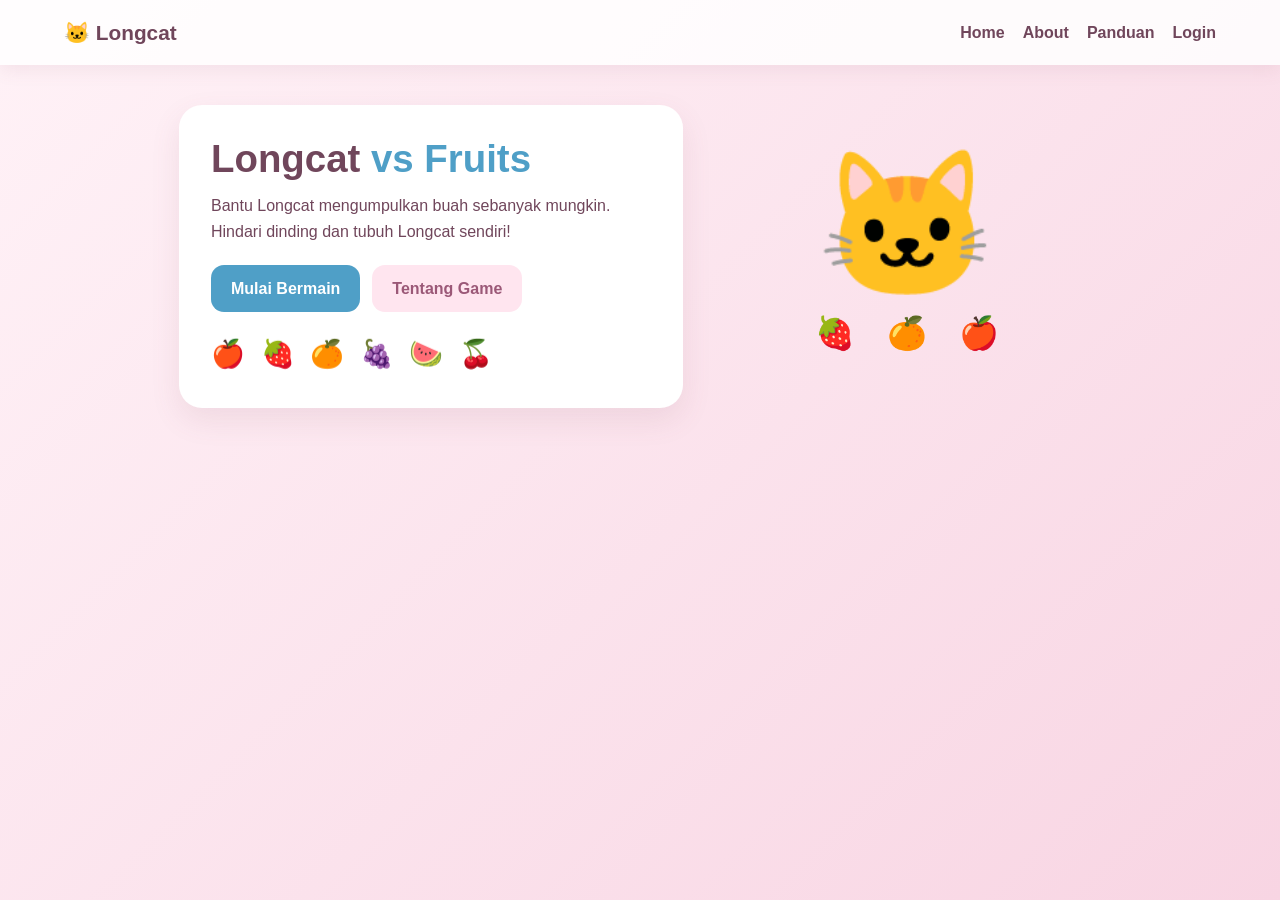
<file: index.html>
<!DOCTYPE html>
<html lang="id">
<head>
    <meta charset="UTF-8">
    <meta name="viewport" content="width=device-width, initial-scale=1.0">
    <title>Longcat vs Fruits | Home</title>
    <link rel="stylesheet" href="../portal.css">
</head>
<body>
    <header class="navbar">
        <a class="brand" href="index.html">🐱 Longcat</a>
      <nav>
        <a href="index.html">Home</a><a href="about.html">About</a>
        <a href="documentation.html">Panduan</a>
        <a href="login.html">Login</a>
      </nav>
    </header>
    <main class="hero">
    <section class="hero-card">
      <h1>Longcat <span>vs Fruits</span></h1>
      <p>Bantu Longcat mengumpulkan buah sebanyak mungkin. Hindari dinding dan tubuh Longcat sendiri!</p>
        <div class="actions">
          <a class="btn primary" href="register.html">Mulai Bermain</a>
          <a class="btn secondary" href="about.html">Tentang Game</a>
        </div>
      <div class="fruit-row">🍎 🍓 🍊 🍇 🍉 🍒</div>
      </section>
    <section class="cat-art"><div class="big-cat">🐱</div><div class="floating-fruit">🍓　🍊　🍎</div></section>
    </main>
 
</body>
</html>
</file>
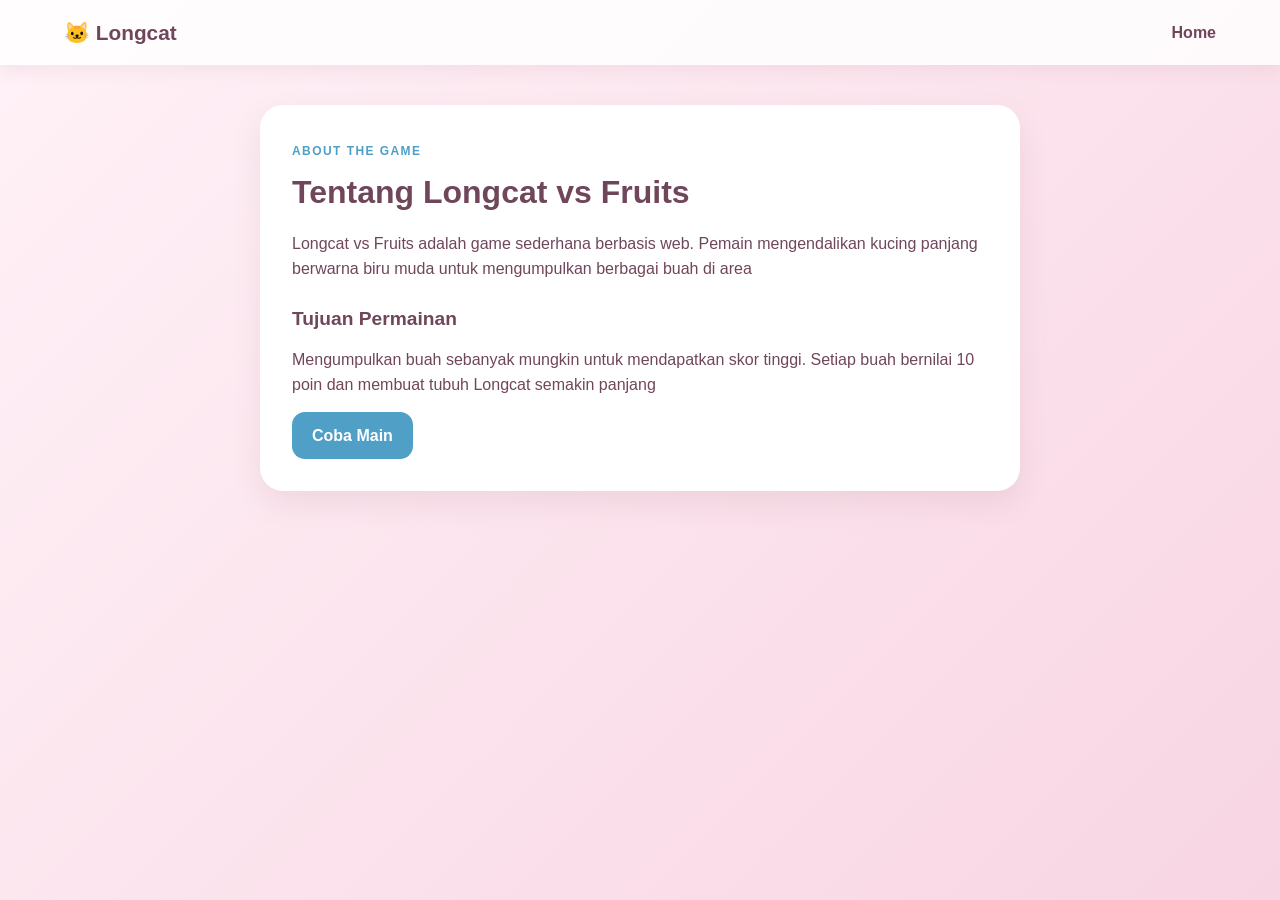
<file: about.html>
<!DOCTYPE html>
<html lang="id">
<head>
    <meta charset="UTF-8">
    <meta name="viewport" content="width=device-width, initial-scale=1.0">        
    <title>About | Longcat</title>
    <link rel="stylesheet" href="../portal.css">
</head>
<body>
    <header class="navbar">
        <a class="brand" href="index.html">🐱 Longcat</a><nav>
        <a href="index.html">Home</a></nav>
    </header>
    <main class="content-card">
        <p class="eyebrow">ABOUT THE GAME</p>
        <h1>Tentang Longcat vs Fruits</h1>
        <p>Longcat vs Fruits adalah game sederhana berbasis web. Pemain mengendalikan kucing panjang berwarna biru muda untuk mengumpulkan berbagai buah di area</p>
        <h2>Tujuan Permainan</h2>
        <p>Mengumpulkan buah sebanyak mungkin untuk mendapatkan skor tinggi. Setiap buah bernilai 10 poin dan membuat tubuh Longcat semakin panjang</p>
        <a class="btn primary" href="register.html">Coba Main</a>
    </main>
</body>
</html>
</file>
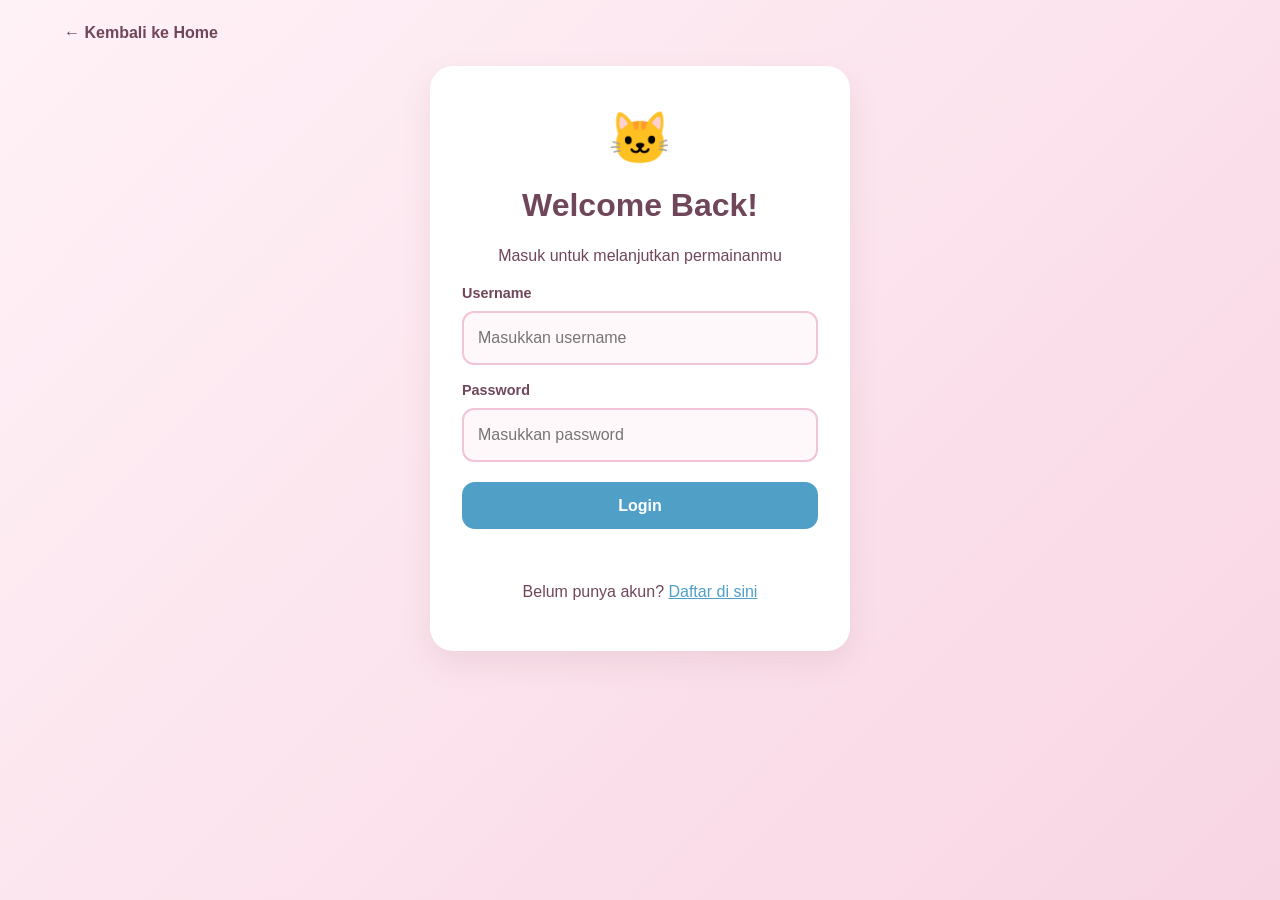
<file: dashboard.html>
<!DOCTYPE html>
<html lang="id">
<head>
    <meta charset="UTF-8"><meta name="viewport" content="width=device-width, initial-scale=1.0">
    <title>Dashboard | Longcat</title>
    <link rel="stylesheet" href="../portal.css">
    <script defer src="../storage.js"></script><script defer src="../dashboard.js"></script>
</head>
<body>
    <header class="navbar">
        <a class="brand" href="dashboard.html">🐱 Longcat</a><nav>
        <a href="about.html">About</a><a href="documentation.html">Panduan</a>
        <button class="link-button" id="logoutButton">Logout</button></nav>
    </header>
    <main class="dashboard-wrap">
        <p class="eyebrow">PLAYER DASHBOARD</p>
        <h1>Halo, <span id="playerName">Pemain</span>! 👋</h1>
        <p>Siap mengumpulkan buah?</p>
    <section class="stats">
        <small>Skor Tertinggi</small><strong id="highScore">0</strong></article>
        <small>Total Buah</small><strong id="totalFruits">0</strong></article>
        <small>Jumlah Bermain</small><strong id="gamesPlayed">0</strong></article>
    </section>
    <section class="play-panel">
        <div><h2>Petualangan Longcat!</h2>
          <p>Kumpulkan buah, raih skor tertinggi, dan pecahkan rekor</p>
          <a class="btn primary" href="game.html">Main Sekarang →</a></div>
    </section>
    </main>

</body>
</html>
</file>
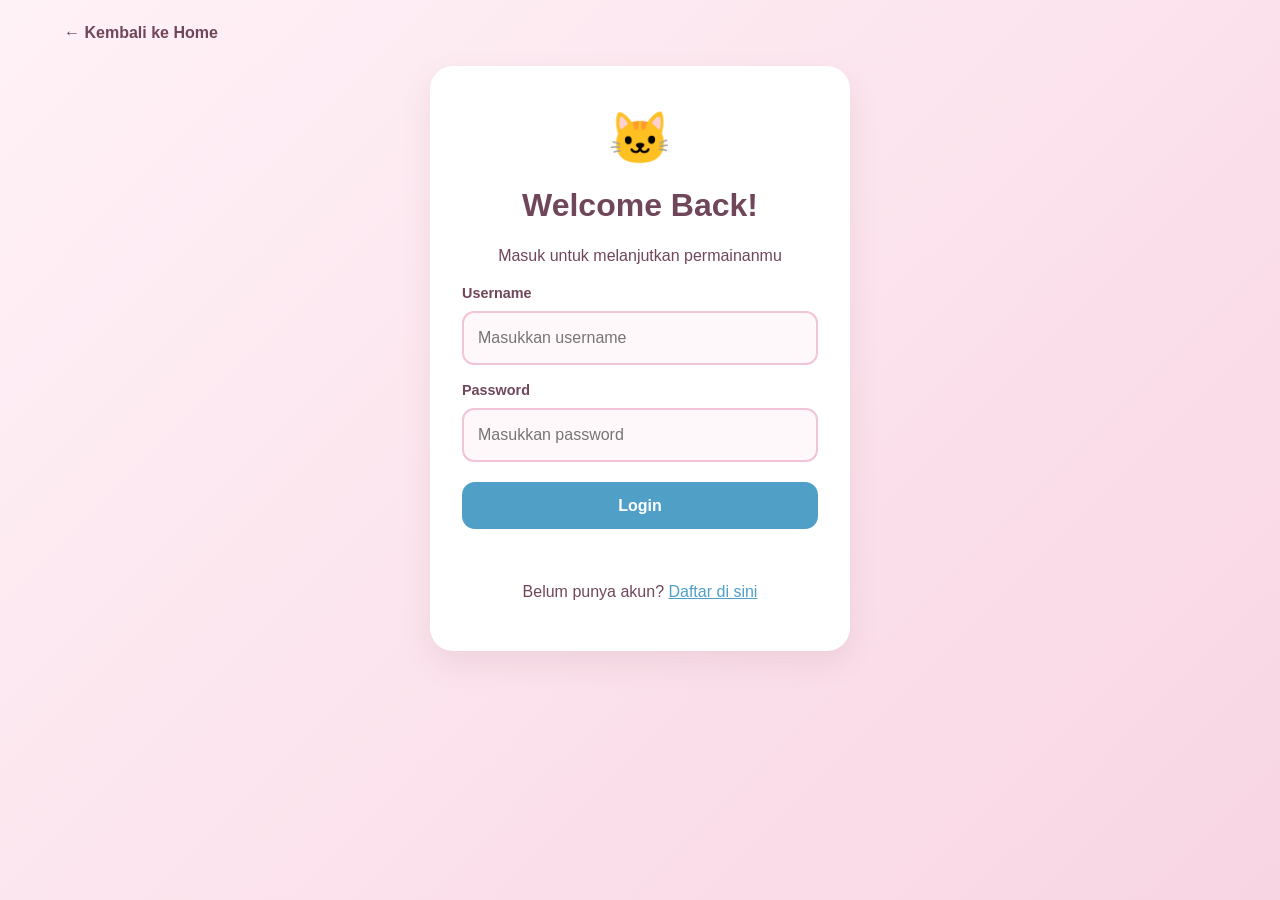
<file: login.html>
<!DOCTYPE html>
<html lang="id">
<head>
    <meta charset="UTF-8">
    <meta name="viewport" content="width=device-width, initial-scale=1.0">
    <title>Login | Longcat</title>
    <link rel="stylesheet" href="../portal.css">
    <script defer src="../storage.js"></script><script defer src="../auth.js"></script>
</head>
<body class="auth-page">
  <a class="back-link" href="index.html">← Kembali ke Home</a>
      <main class="auth-card">
         <div class="auth-icon">🐱</div><h1>Welcome Back!</h1><p>Masuk untuk melanjutkan permainanmu</p>
        <form id="loginForm">
         <label for="loginUsername">Username</label><input id="loginUsername" required placeholder="Masukkan username">
         <label for="loginPassword">Password</label><input id="loginPassword" type="password" required placeholder="Masukkan password">
         <button class="btn primary full" type="submit">Login</button>
         <p class="form-message" id="loginMessage" aria-live="polite"></p>
        </form>
         <p>Belum punya akun? <a href="register.html">Daftar di sini</a></p>
      </main>

</body>
</html>
</file>
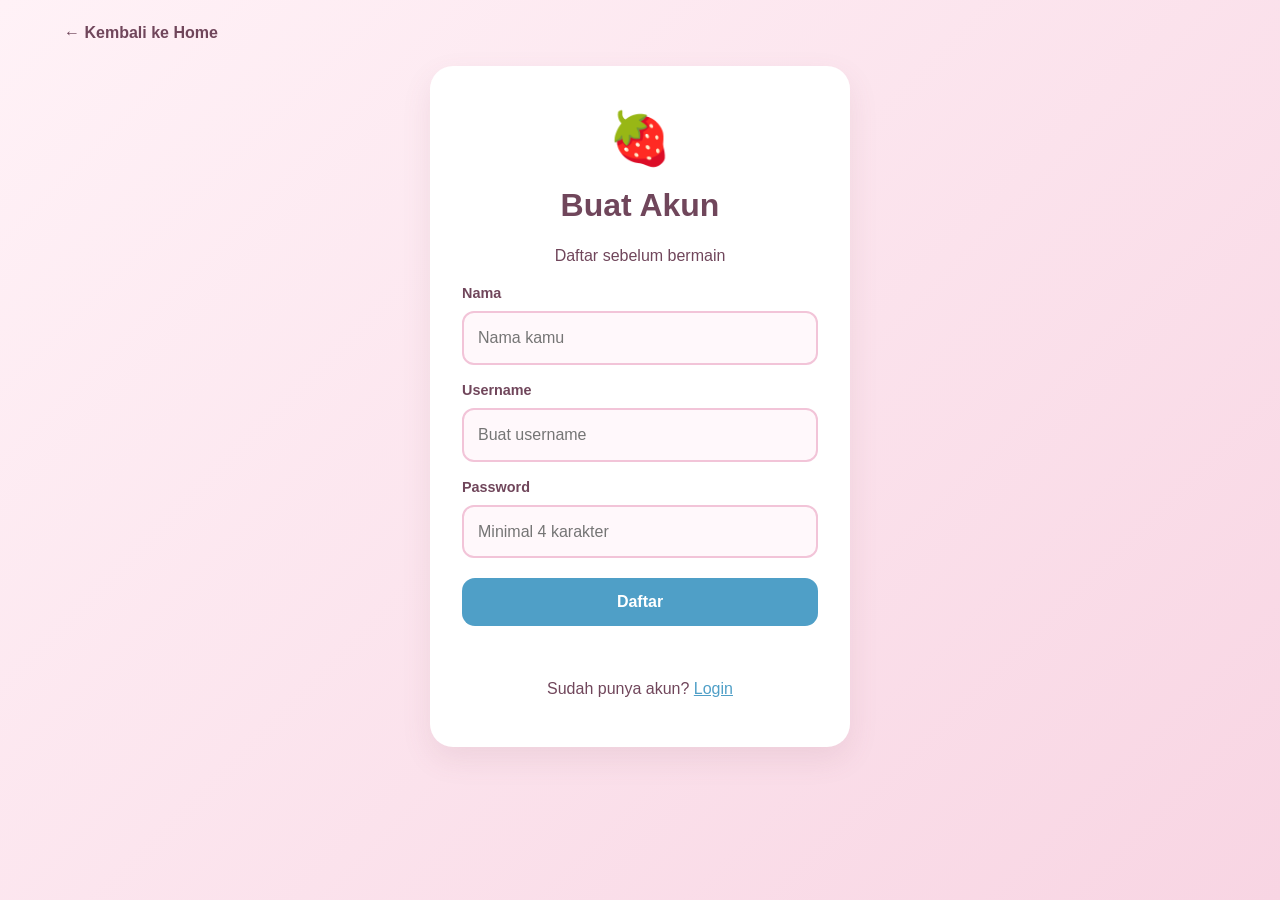
<file: register.html>
<!DOCTYPE html>
<html lang="id">
<head>
    <meta charset="UTF-8">
    <meta name="viewport" content="width=device-width, initial-scale=1.0">
    <title>Register | Longcat</title>
    <link rel="stylesheet" href="../portal.css">
    <script defer src="../storage.js"></script><script defer src="../auth.js"></script>
</head>
<body class="auth-page">
    <a class="back-link" href="index.html">← Kembali ke Home</a>
  <main class="auth-card">
      <div class="auth-icon">🍓</div><h1>Buat Akun</h1><p>Daftar sebelum bermain</p>
      <form id="registerForm">
        <label for="registerName">Nama</label><input id="registerName" required placeholder="Nama kamu">
        <label for="registerUsername">Username</label><input id="registerUsername" required minlength="3" placeholder="Buat username">
        <label for="registerPassword">Password</label><input id="registerPassword" type="password" required minlength="4" placeholder="Minimal 4 karakter">
        <button class="btn primary full" type="submit">Daftar</button>
        <p class="form-message" id="registerMessage" aria-live="polite"></p>
      </form>
      <p>Sudah punya akun? <a href="login.html">Login</a></p>
    </main>

</body>
</html>
</file>
<file: portal.css>
* {
    box-sizing: border-box;
}

body {
    margin: 0;
    font-family: "Nunito", Arial, sans-serif;
    color: #70465b;
    background: linear-gradient(135deg, #fff2f7, #f8d5e3);
    min-height: 100vh;
    line-height: 1.6;
}

h1, h2 {
    margin: 0 0 12px;
}

p {
    margin: 0 0 14px;
}

a {
    color: #4f9fc7;
}

.navbar {
    display: flex;
    align-items: center;
    justify-content: space-between;
    flex-wrap: wrap;
    gap: 10px;
    padding: 16px 5%;
    background: #ffffffd9;
    box-shadow: 0 4px 18px #8b52651a;
}

.brand {
    font-size: 1.3rem;
    font-weight: 900;
    color: #70465b;
    text-decoration: none;
}

.navbar nav {
    display: flex;
    align-items: center;
    flex-wrap: wrap;
    gap: 18px;
}

.navbar nav a,
.link-button {
    font: inherit;
    font-weight: 800;
    color: #70465b;
    text-decoration: none;
    background: none;
    border: 0;
    cursor: pointer;
    padding: 0;
}

.navbar nav a:hover,
.link-button:hover {
    color: #4f9fc7;
}

.btn {
    display: inline-block;
    border: 0;
    border-radius: 13px;
    padding: 11px 20px;
    font: inherit;
    font-weight: 900;
    text-decoration: none;
    cursor: pointer;
}

.btn.primary,
.primary {
    background: #4f9fc7;
    color: #fff;
}

.btn.secondary,
.secondary {
    background: #ffe5ef;
    color: #9b5877;
}

.btn:hover {
    filter: brightness(1.06);
}

.btn.full,
.full {
    width: 100%;
}

.eyebrow {
    display: inline-block;
    font-size: .75rem;
    font-weight: 900;
    letter-spacing: .12em;
    color: #4f9fc7;
    margin-bottom: 6px;
}

.hero {
    max-width: 1050px;
    margin: 40px auto;
    padding: 0 5%;
    display: grid;
    grid-template-columns: 1.3fr 1fr;
    gap: 30px;
    align-items: center;
}

.hero-card,
.content-card,
.auth-card {
    background: #fff;
    border-radius: 23px;
    padding: 32px;
    box-shadow: 0 12px 30px #8b52651c;
}

.hero-card h1 {
    font-size: 2.4rem;
    line-height: 1.15;
}

.hero-card h1 span {
    color: #4f9fc7;
}

.actions {
    display: flex;
    flex-wrap: wrap;
    gap: 12px;
    margin: 20px 0;
}

.fruit-row {
    font-size: 1.7rem;
    letter-spacing: 4px;
}

.cat-art {
    text-align: center;
}

.big-cat {
    font-size: 9rem;
    line-height: 1;
}

.floating-fruit {
    font-size: 2rem;
    margin-top: 10px;
}

.content-card {
    max-width: 760px;
    margin: 40px auto;
}

.content-card h1 {
    font-size: 2rem;
}

.content-card h2 {
    font-size: 1.2rem;
    margin-top: 22px;
}

.contact-emoji {
    font-size: 2.4rem;
    margin: 16px 0 22px;
}

.guide-list {
    padding-left: 22px;
    margin: 0 0 22px;
}

.guide-list li {
    margin-bottom: 8px;
}

.auth-page {
    display: flex;
    flex-direction: column;
    align-items: center;
    padding: 20px 5% 40px;
}

.back-link {
    align-self: flex-start;
    font-weight: 900;
    color: #70465b;
    text-decoration: none;
    margin-bottom: 20px;
}

.auth-card {
    width: 100%;
    max-width: 420px;
    text-align: center;
}

.auth-icon {
    font-size: 3.2rem;
}

.auth-card form {
    text-align: left;
    margin-bottom: 16px;
}

.auth-card label {
    display: block;
    font-weight: 800;
    font-size: .9rem;
    margin: 14px 0 6px;
}

.auth-card input {
    width: 100%;
    padding: 12px 14px;
    border: 2px solid #f2c4d8;
    border-radius: 12px;
    font: inherit;
    color: #70465b;
    background: #fff8fb;
}

.auth-card input:focus {
    outline: none;
    border-color: #4f9fc7;
}

.auth-card .btn {
    margin-top: 20px;
}

.form-message {
    min-height: 22px;
    margin: 12px 0 0;
    font-weight: 800;
    font-size: .9rem;
    text-align: center;
}

.dashboard-wrap {
    max-width: 960px;
    margin: 30px auto;
    padding: 0 5%;
}

.dashboard-wrap h1 {
    font-size: 2rem;
    margin-bottom: 4px;
}

.stats {
    display: grid;
    grid-template-columns: repeat(3, 1fr);
    gap: 16px;
    margin: 22px 0;
}

.stats article {
    background: #fff;
    border-radius: 18px;
    padding: 18px;
    text-align: center;
    box-shadow: 0 8px 22px #8b52651a;
}

.stats article span {
    display: block;
    font-size: 1.8rem;
}

.stats article small {
    display: block;
    font-weight: 800;
    color: #927384;
}

.stats article strong {
    font-size: 1.8rem;
}

.play-panel {
    display: flex;
    align-items: center;
    justify-content: space-between;
    gap: 20px;
    background: #fff;
    border-radius: 23px;
    padding: 28px;
    box-shadow: 0 12px 30px #8b52651c;
}

.panel-art {
    font-size: 2.6rem;
    text-align: center;
    line-height: 1.3;
}

@media (max-width: 760px) {
    .hero {
        grid-template-columns: 1fr;
    }

    .hero-card h1 {
        font-size: 2rem;
    }

    .big-cat {
        font-size: 6rem;
    }

    .stats {
        grid-template-columns: 1fr;
    }

    .play-panel {
        flex-direction: column;
        text-align: center;
    }
}
</file>
